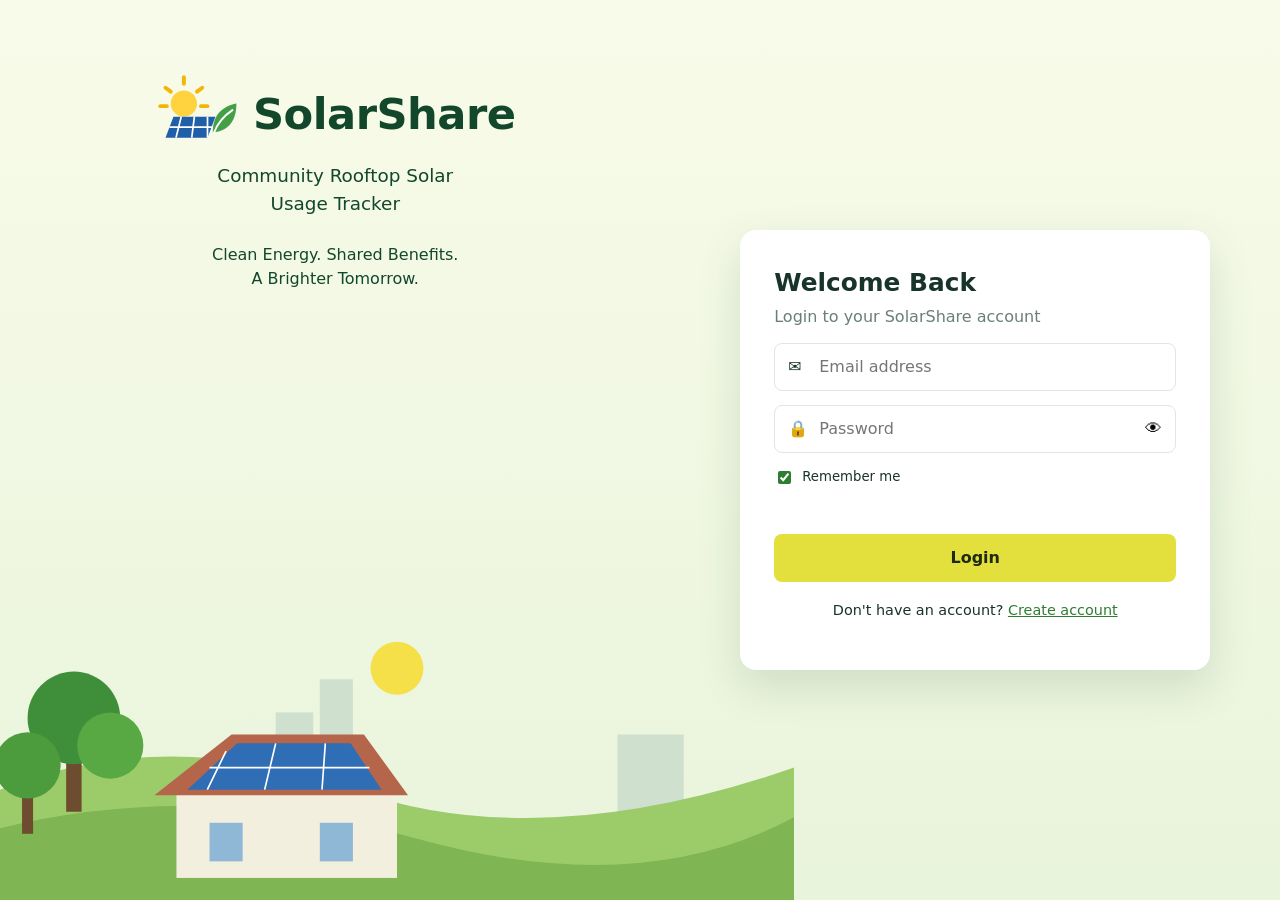
<file: src/main/resources/static/index.html>
<!DOCTYPE html>
<html lang="en"><head><meta charset="UTF-8"><meta name="viewport" content="width=device-width, initial-scale=1">
    <title>SolarShare | Login</title><link rel="icon" href="img/logo.svg"><link rel="stylesheet" href="css/style.css"></head>
<body>
<div class="auth">
    <img class="scene" src="img/scene.svg" alt="">
    <div class="brand">
        <div class="lg"><img src="img/logo.svg" alt="SolarShare logo"><h1>SolarShare</h1></div>
        <p class="sub2">Community Rooftop Solar Usage Tracker</p>
        <p class="tag">Clean Energy. Shared Benefits.<br>A Brighter Tomorrow.</p>
    </div>
    <div class="panel"><div class="box">
        <h2>Welcome Back</h2><p class="lead">Login to your SolarShare account</p>
        <form id="formIn" novalidate>
            <div class="fld"><i>✉️</i><input id="inEmail" type="email" placeholder="Email address" aria-label="Email address" autocomplete="username"></div>
            <div class="fld"><i>🔒</i><input id="inPass" type="password" placeholder="Password" aria-label="Password" autocomplete="current-password"><button type="button" class="eye" aria-label="Show password">👁</button></div>
            <div class="chk"><label><input type="checkbox" id="remember" checked> Remember me</label></div>
            <div class="err" id="errIn" role="alert"></div>
            <button class="btn full" type="submit">Login</button>
        </form>
        <p class="swap">Don't have an account? <a href="signup.html">Create account</a></p>
    </div></div>
</div>
<div id="toast" role="status"></div>
<script src="js/app.js"></script><script src="js/login.js"></script>
</body></html>
</file>
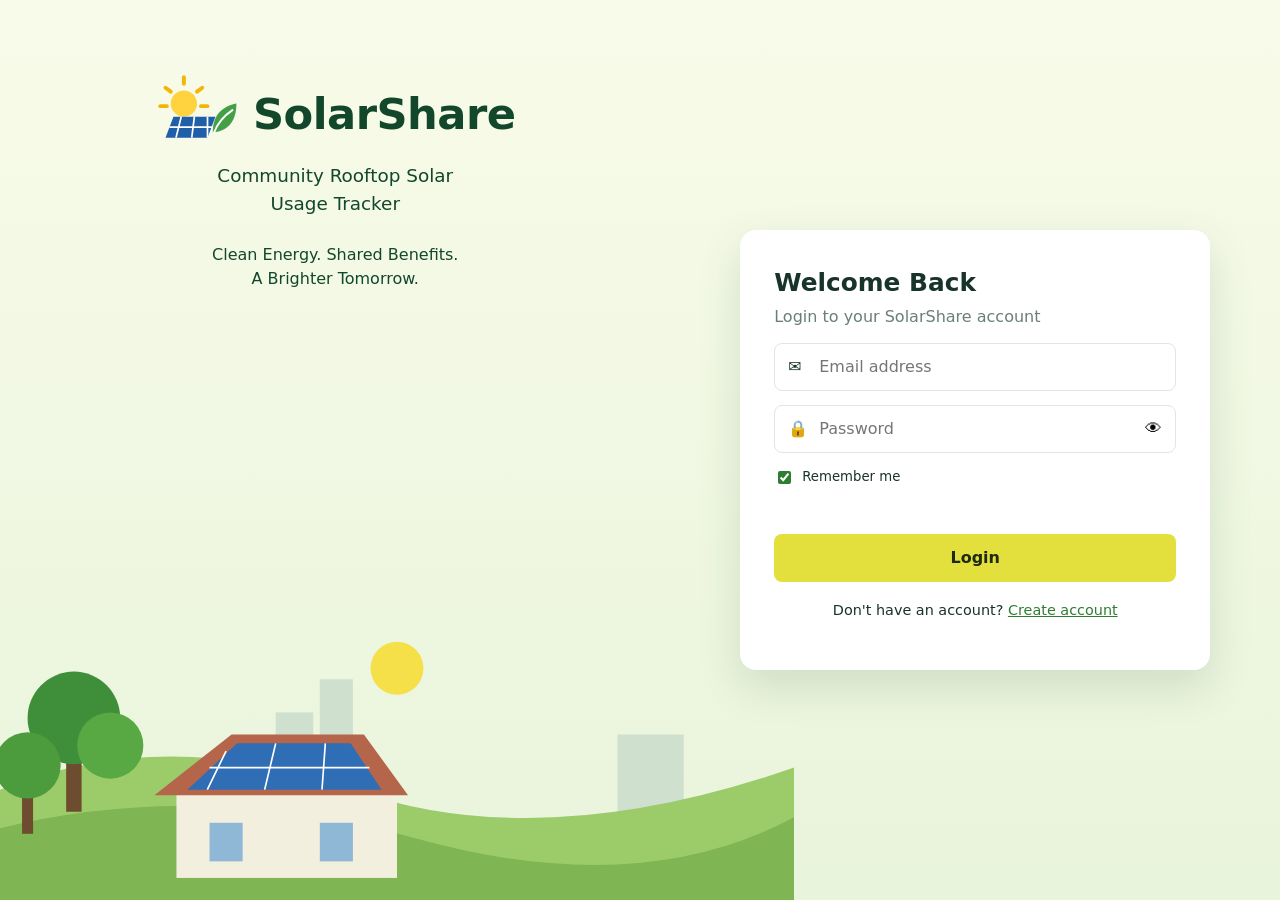
<file: src/main/resources/static/dashboard.html>
<!DOCTYPE html>
<html lang="en"><head><meta charset="UTF-8"><meta name="viewport" content="width=device-width, initial-scale=1">
    <title>SolarShare | Dashboard</title><link rel="icon" href="img/logo.svg"><link rel="stylesheet" href="css/style.css"></head>
<body>
<header class="topbar" id="topbar"></header>
<main>
    <div class="card welcome">
        <div class="lf">🌿</div>
        <div><h2 id="hello">Welcome back!</h2><p>Here's your household's solar usage summary.</p></div>
        <div class="dt" id="today"></div>
    </div>
    <div class="note" id="note" hidden>We couldn't find your household. Add it under <a href="records.html#households">Households</a>, or correct your Household ID in <a href="profile.html">Profile</a>.</div>
    <div class="kpis">
        <div class="card kpi"><div class="ic k1">☀️</div><div><small>Today's Solar Generation</small><b id="kGen">-</b> <em>kWh</em></div></div>
        <div class="card kpi"><div class="ic k2">🏠</div><div><small>Your Allocated Share (today)</small><b id="kShare">-</b> <em>kWh</em><span id="kRatio"></span></div></div>
        <div class="card kpi"><div class="ic k3">⚡</div><div><small>Your Consumption (month)</small><b id="kCons">-</b> <em>kWh</em></div></div>
        <div class="card kpi"><div class="ic k4">🔌</div><div><small>Grid Export (month)</small><b id="kExp">-</b> <em>kWh</em></div></div>
    </div>
    <div class="cols">
        <div class="card"><h3>Daily Solar Generation (kWh)</h3><div id="chart"><p class="empty">No generation logged yet. Add some under Generation.</p></div></div>
        <div class="card"><h3>Household Net Usage (this month)</h3>
            <div class="rows" id="net"><p class="empty">No data yet.</p></div></div>
    </div>
    <div class="card"><h3>Recent Activity</h3>
        <div id="act"><p class="empty">Activity will appear here once you log data.</p></div></div>
</main>
<div id="toast" role="status"></div>
<script src="js/app.js"></script><script src="js/dashboard.js"></script>
</body></html>
</file>
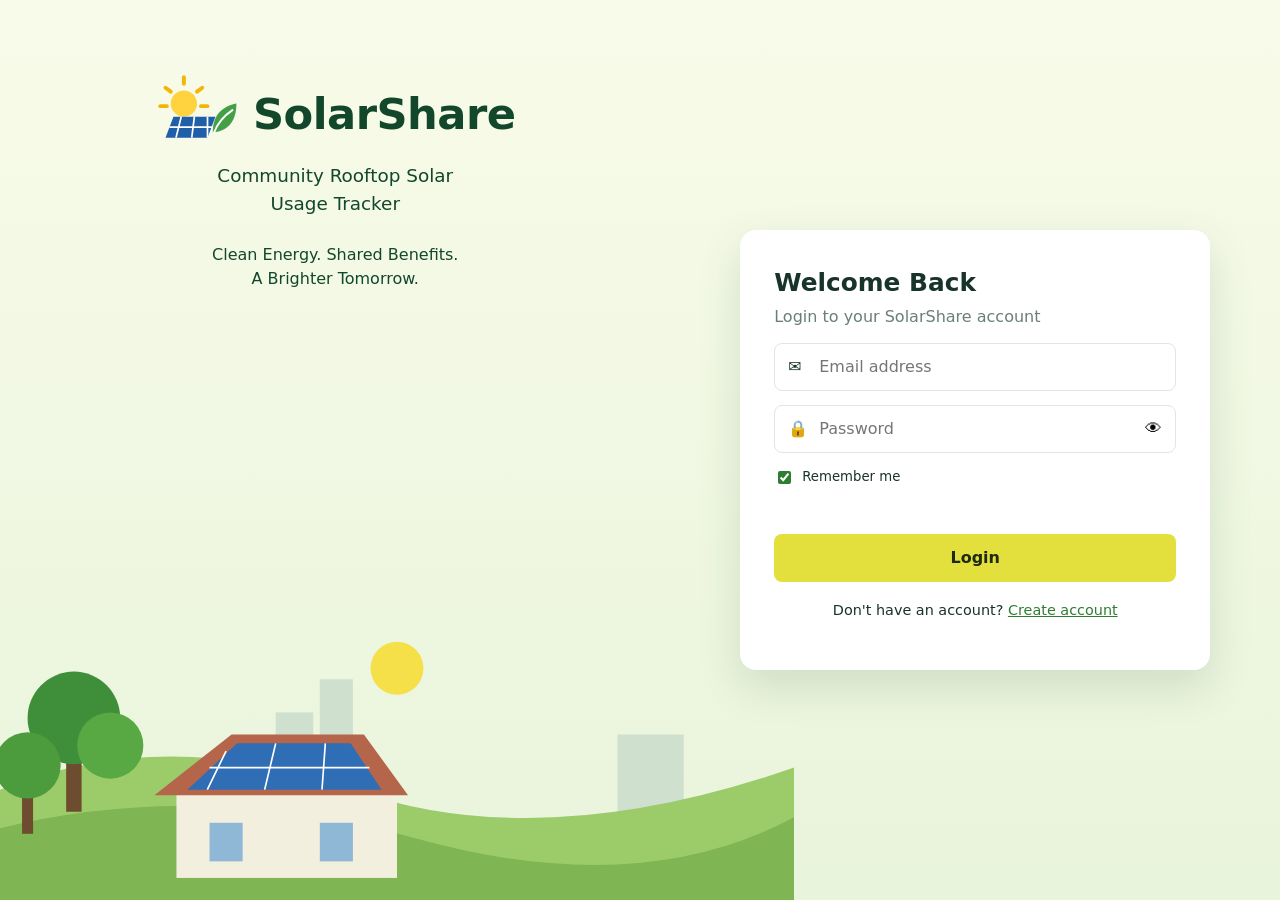
<file: src/main/resources/static/profile.html>
<!DOCTYPE html>
<html lang="en"><head><meta charset="UTF-8"><meta name="viewport" content="width=device-width, initial-scale=1">
    <title>SolarShare | Profile</title><link rel="icon" href="img/logo.svg"><link rel="stylesheet" href="css/style.css"></head>
<body>
<header class="topbar" id="topbar"></header>
<main><div class="pf">
    <aside class="side">
        <button class="on" data-p="pInfo" type="button">👤 Profile</button>
        <button data-p="pPass" type="button">🔒 Change password</button>
    </aside>
    <div>
        <div id="pInfo" class="pane on card">
            <h2 style="margin:0">Profile</h2><p class="hint">Manage your household and account information</p>
            <div class="ph"><div class="av" id="av"></div><div><b id="pName"></b><div class="hint" id="pMeta"></div></div></div>
            <form id="formProfile" novalidate>
                <div class="row2">
                    <div><label for="fName">Full name</label><input id="fName"></div>
                    <div><label for="fEmail">Email address</label><input id="fEmail" readonly></div>
                    <div><label for="fHid">Household ID</label><input id="fHid" inputmode="numeric"></div>
                    <div><label for="fRatio">Allocation ratio</label><input id="fRatio" type="number" step="0.01"></div>
                </div>
                <label for="fAddr">Household address</label><textarea id="fAddr" placeholder="Block 12, Green Valley Apartments"></textarea>
                <div class="err" id="errP" role="alert"></div>
                <button class="btn" type="submit">Save Changes</button>
            </form>
            <div class="band"><span style="font-size:1.8rem">🏠</span><div><b>Your household is part of the SolarShare community.</b><div class="hint" style="margin:0">Together we generate clean energy and build a sustainable future.</div></div></div>
        </div>
        <div id="pPass" class="pane card">
            <h2 style="margin:0">Change password</h2><p class="hint">Use 8+ characters with letters and a number.</p>
            <form id="formPass" novalidate style="max-width:420px">
                <label for="pOld">Current password</label><input id="pOld" type="password" autocomplete="current-password">
                <label for="pNew">New password</label><input id="pNew" type="password" autocomplete="new-password">
                <label for="pNew2">Confirm new password</label><input id="pNew2" type="password" autocomplete="new-password">
                <div class="err" id="errW" role="alert"></div>
                <button class="btn" type="submit">Update Password</button>
            </form>
        </div>
    </div>
</div></main>
<div id="toast" role="status"></div>
<script src="js/app.js"></script><script src="js/profile.js"></script>
</body></html>
</file>
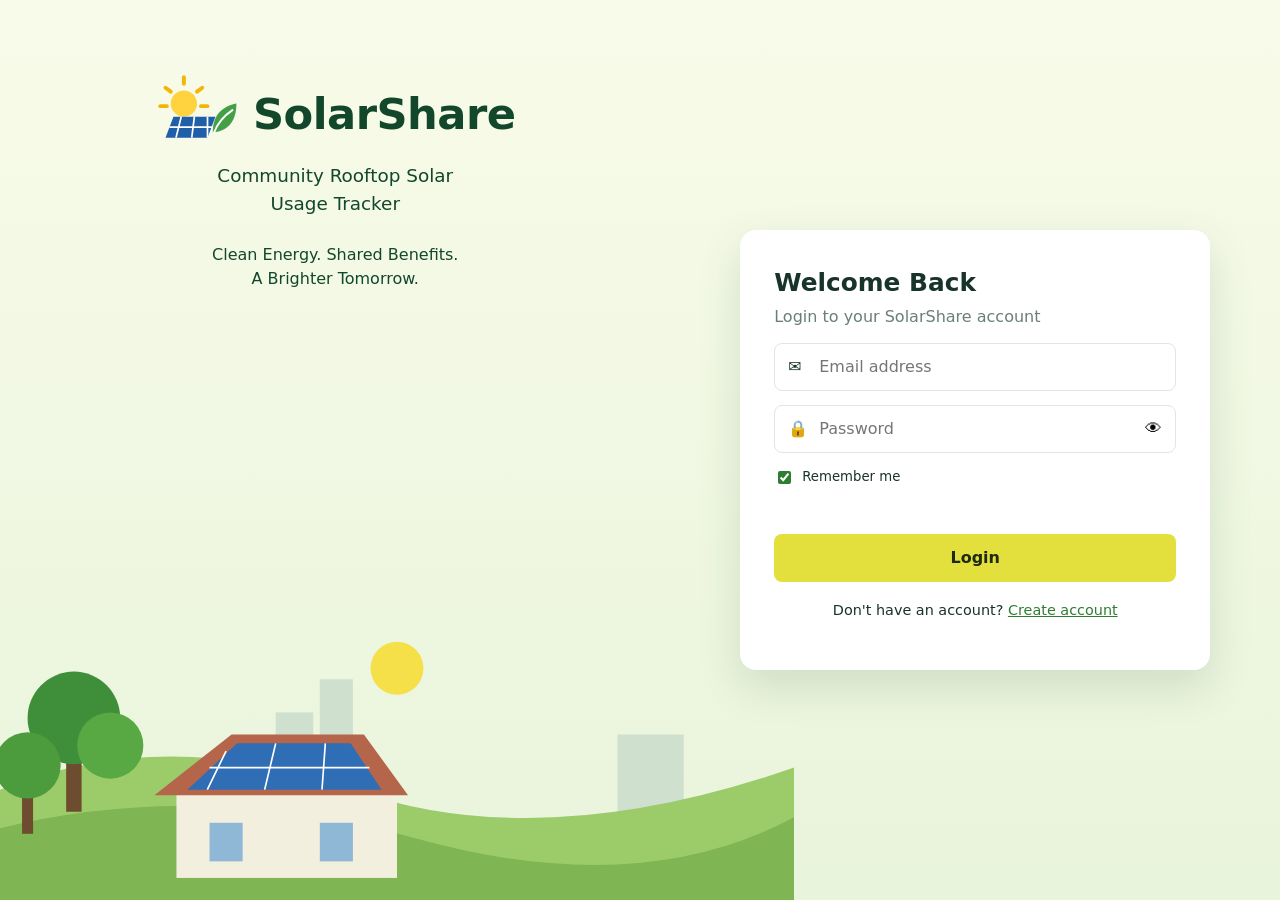
<file: src/main/resources/static/records.html>
<!DOCTYPE html>
<html lang="en"><head><meta charset="UTF-8"><meta name="viewport" content="width=device-width, initial-scale=1">
    <title>SolarShare | Records</title><link rel="icon" href="img/logo.svg"><link rel="stylesheet" href="css/style.css"></head>
<body>
<header class="topbar" id="topbar"></header>
<main>
    <div id="households" class="view on"><div class="grid">
        <div class="card"><h3>Add installation</h3><p class="hint">The shared rooftop solar system.</p>
            <label for="iName">Name</label><input id="iName" placeholder="Block A">
            <label for="iLoc">Location</label><input id="iLoc" placeholder="Chennai">
            <label for="iCap">Capacity (kW)</label><input id="iCap" type="number" step="0.01" placeholder="50">
            <button class="btn" onclick="addInstallation()">Save installation</button>
            <table><thead><tr><th>ID</th><th>Name</th><th>Location</th><th>kW</th></tr></thead><tbody id="instRows"></tbody></table></div>
        <div class="card"><h3>Add household</h3><p class="hint">Ratios of all households must total 1.0 or less.</p>
            <label for="hInst">Installation</label><select id="hInst"></select>
            <label for="hName">Household name</label><input id="hName" placeholder="Flat 101">
            <label for="hOwner">Owner</label><input id="hOwner" placeholder="Ravi">
            <label for="hRatio">Allocation ratio (0 to 1)</label><input id="hRatio" type="number" step="0.01" placeholder="0.4">
            <button class="btn" onclick="addHousehold()">Save household</button>
            <table><thead><tr><th>ID</th><th>Name</th><th>Owner</th><th>Ratio</th></tr></thead><tbody id="houseRows"></tbody></table></div>
    </div></div>
    <div id="generation" class="view"><div class="card" style="max-width:560px"><h3>Log solar generation</h3><p class="hint">One entry per installation per day.</p>
        <label for="gInst">Installation</label><select id="gInst"></select>
        <label for="gDate">Date</label><input id="gDate" type="date">
        <label for="gUnits">Total units generated (kWh)</label><input id="gUnits" type="number" step="0.01" placeholder="100">
        <button class="btn" onclick="addGeneration()">Save generation</button>
        <table><thead><tr><th>Date</th><th>Units</th></tr></thead><tbody id="genRows"></tbody></table></div></div>
    <div id="consumption" class="view"><div class="card" style="max-width:560px"><h3>Log household consumption</h3><p class="hint">Generation for that date must be logged first.</p>
        <label for="cHouse">Household</label><select id="cHouse"></select>
        <label for="cDate">Date</label><input id="cDate" type="date">
        <label for="cUnits">Units consumed (kWh)</label><input id="cUnits" type="number" step="0.01" placeholder="30">
        <button class="btn" onclick="addConsumption()">Save consumption</button>
        <div id="consOut"><p class="empty">Your share and exported units appear here after saving.</p></div></div></div>
</main>
<div id="toast" role="status"></div>
<script src="js/app.js"></script><script src="js/records.js"></script>
</body></html>
</file>
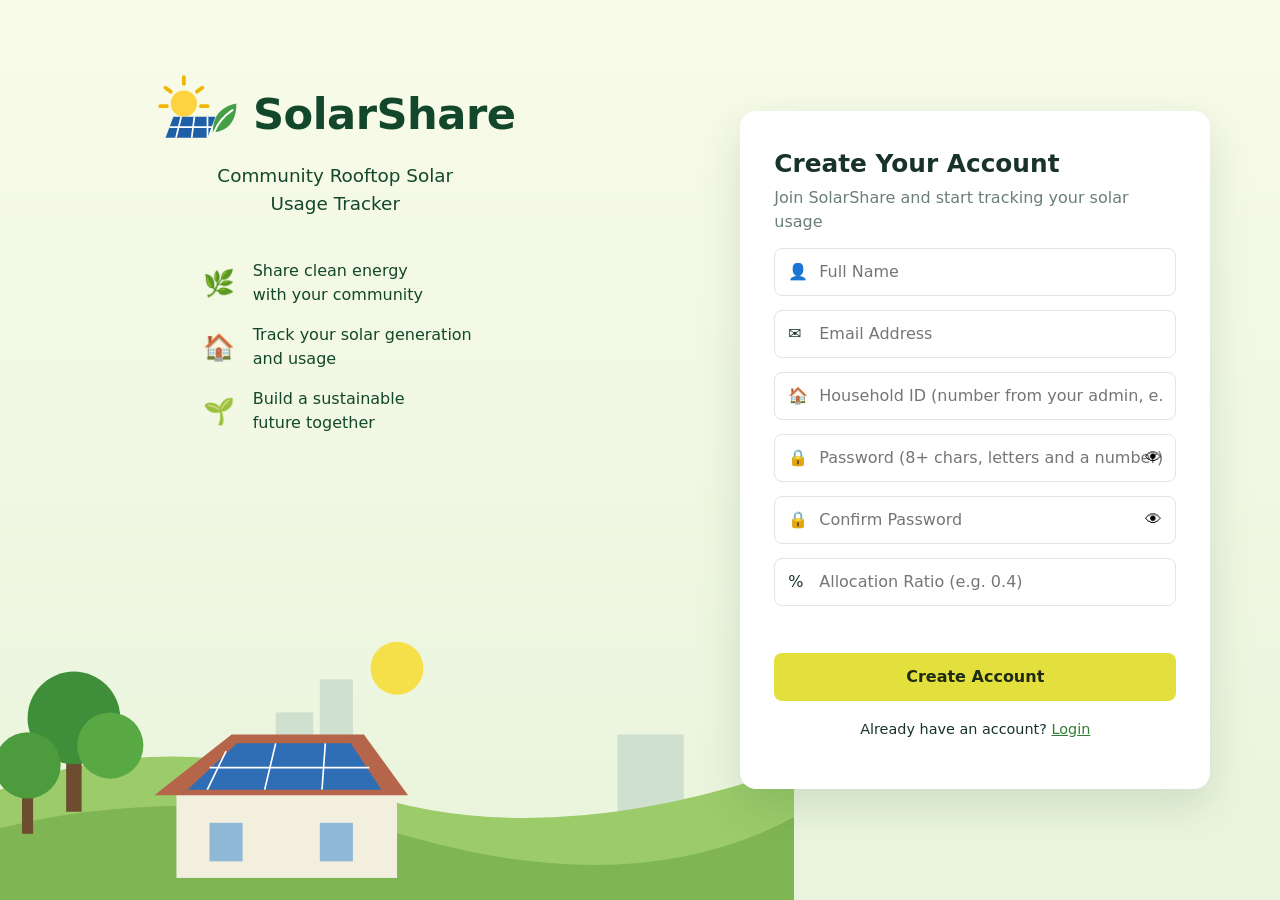
<file: src/main/resources/static/signup.html>
<!DOCTYPE html>
<html lang="en"><head><meta charset="UTF-8"><meta name="viewport" content="width=device-width, initial-scale=1">
    <title>SolarShare | Sign up</title><link rel="icon" href="img/logo.svg"><link rel="stylesheet" href="css/style.css"></head>
<body>
<div class="auth">
    <img class="scene" src="img/scene.svg" alt="">
    <div class="brand">
        <div class="lg"><img src="img/logo.svg" alt="SolarShare logo"><h1>SolarShare</h1></div>
        <p class="sub2">Community Rooftop Solar Usage Tracker</p>
        <ul class="pts">
            <li><i>🌿</i>Share clean energy<br>with your community</li>
            <li><i>🏠</i>Track your solar generation<br>and usage</li>
            <li><i>🌱</i>Build a sustainable<br>future together</li>
        </ul>
    </div>
    <div class="panel"><div class="box">
        <h2>Create Your Account</h2><p class="lead">Join SolarShare and start tracking your solar usage</p>
        <form id="formUp" novalidate>
            <div class="fld"><i>👤</i><input id="upName" placeholder="Full Name" aria-label="Full name" autocomplete="name"></div>
            <div class="fld"><i>✉️</i><input id="upEmail" type="email" placeholder="Email Address" aria-label="Email address" autocomplete="email"></div>
            <div class="fld"><i>🏠</i><input id="upHid" inputmode="numeric" placeholder="Household ID (number from your admin, e.g. 1)" aria-label="Household ID"></div>
            <div class="fld"><i>🔒</i><input id="upPass" type="password" placeholder="Password (8+ chars, letters and a number)" aria-label="Password" autocomplete="new-password"><button type="button" class="eye" aria-label="Show password">👁</button></div>
            <div class="fld"><i>🔒</i><input id="upPass2" type="password" placeholder="Confirm Password" aria-label="Confirm password" autocomplete="new-password"><button type="button" class="eye" aria-label="Show password">👁</button></div>
            <div class="fld"><i>%</i><input id="upRatio" type="number" step="0.01" placeholder="Allocation Ratio (e.g. 0.4)" aria-label="Allocation ratio"></div>
            <div class="err" id="errUp" role="alert"></div>
            <button class="btn full" type="submit">Create Account</button>
        </form>
        <p class="swap">Already have an account? <a href="index.html">Login</a></p>
    </div></div>
</div>
<div id="toast" role="status"></div>
<script src="js/app.js"></script><script src="js/signup.js"></script>
</body></html>
</file>
<file: src/main/resources/static/css/style.css>
:root{--g:#2f7d32;--g2:#43a047;--gd:#12472c;--y:#e3e03d;--yd:#cfcc27;--bg:#f3f8ee;--ink:#17332a;--mute:#6a7f75;--line:#dfe8dc;--card:#fff;--bad:#c0392b;--sh:0 6px 20px rgba(23,80,45,.08)}
*{box-sizing:border-box}
body{margin:0;font-family:"Segoe UI",system-ui,sans-serif;background:var(--bg);color:var(--ink);line-height:1.5}
a{color:var(--g)}
button:focus-visible,input:focus-visible,select:focus-visible,textarea:focus-visible,a:focus-visible{outline:3px solid var(--g2);outline-offset:2px}
.hide,[hidden]{display:none!important}
label{display:block;font-size:.83rem;font-weight:600;color:var(--mute);margin:14px 0 5px}
input,select,textarea{width:100%;padding:11px 12px;border:1.5px solid var(--line);border-radius:8px;font:inherit;background:#fff;color:var(--ink)}
input:focus,select:focus,textarea:focus{border-color:var(--g2);box-shadow:0 0 0 4px rgba(67,160,71,.15)}
input[readonly]{background:#eef3ea;color:var(--mute)}
textarea{resize:vertical;min-height:74px}
.fld{position:relative;margin-top:14px}
.fld i{position:absolute;left:14px;top:50%;transform:translateY(-50%);font-style:normal}
.fld input{padding-left:44px}
.eye{position:absolute;right:8px;top:50%;transform:translateY(-50%);background:none;border:0;cursor:pointer;font-size:1.05rem;padding:6px}
.row2{display:grid;grid-template-columns:1fr 1fr;gap:12px}
.btn{margin-top:18px;background:var(--y);color:#1e2a12;border:0;border-radius:8px;padding:12px 22px;font:inherit;font-weight:700;cursor:pointer;transition:background .15s}
.btn:hover{background:var(--yd)}.btn.full{width:100%}
.err{color:var(--bad);font-size:.88rem;min-height:1.3em;margin-top:10px;font-weight:600}
.chk{display:flex;justify-content:space-between;align-items:center;margin-top:14px;font-size:.88rem}
.chk label{display:flex;gap:8px;align-items:center;margin:0;color:var(--ink);font-weight:500}
.chk input{width:auto;accent-color:var(--g)}
.auth{min-height:100vh;display:grid;grid-template-columns:1.1fr 1fr;background:linear-gradient(180deg,#f8fbe9,#e9f4dc);position:relative;overflow:hidden}
.scene{position:absolute;left:0;bottom:0;width:62%;max-height:52%;pointer-events:none}
.brand{position:relative;z-index:1;padding:8vh 6vw;display:flex;flex-direction:column;align-items:center;text-align:center}
.brand .lg{display:flex;align-items:center;gap:14px}
.brand .lg img{width:84px}
.brand h1{margin:0;font-size:2.7rem;color:var(--gd);letter-spacing:-.5px}
.brand .sub2{margin:6px 0 0;font-size:1.15rem;color:var(--gd);max-width:22ch}
.brand .tag{margin-top:26px;color:var(--gd)}
.pts{list-style:none;padding:0;margin:26px 0 0;text-align:left}
.pts li{display:flex;gap:14px;align-items:center;margin:16px 0;color:var(--gd)}
.pts i{font-style:normal;font-size:1.6rem;width:40px;text-align:center}
.panel{position:relative;z-index:1;display:grid;place-items:center;padding:28px}
.box{width:100%;max-width:470px;background:#fff;border-radius:16px;padding:34px;box-shadow:0 16px 44px rgba(23,80,45,.14)}
.box h2{margin:0;font-size:1.55rem}.lead{color:var(--mute);margin:4px 0 6px}
.swap{text-align:center;margin-top:18px;font-size:.9rem}
.topbar{position:sticky;top:0;z-index:5;background:#fff;border-bottom:1px solid var(--line);padding:10px 28px;display:flex;align-items:center;gap:14px;flex-wrap:wrap}
.logo{display:flex;align-items:center;gap:8px;color:var(--gd);text-decoration:none;font-weight:800;font-size:1.25rem}
.logo img{width:36px}
.topbar nav{display:flex;gap:2px;margin-left:16px;flex-wrap:wrap}
.topbar nav a{color:var(--mute);text-decoration:none;padding:12px 14px;font-weight:600;font-size:.92rem;border-bottom:3px solid transparent}
.topbar nav a:hover{color:var(--g)}
.topbar nav a.on{color:var(--g);border-color:var(--g)}
.me{margin-left:auto;display:flex;align-items:center;gap:10px;font-size:.9rem}
.chip{width:34px;height:34px;border-radius:50%;background:var(--g2);color:#fff;font-weight:800;display:flex;align-items:center;justify-content:center;font-size:.85rem}
.out{background:none;border:0;color:var(--ink);cursor:pointer;font:inherit;font-weight:600}
main{max-width:1080px;margin:22px auto 60px;padding:0 18px}
.card{background:var(--card);border:1px solid var(--line);border-radius:12px;padding:20px;box-shadow:var(--sh)}
.card h3{margin:0 0 4px;font-size:1.05rem}.hint{margin:0 0 6px;color:var(--mute);font-size:.88rem}
.welcome{display:flex;align-items:center;gap:16px;margin-bottom:18px;flex-wrap:wrap}
.welcome .lf{width:46px;height:46px;border-radius:12px;background:#e4f3e0;display:flex;align-items:center;justify-content:center;font-size:1.5rem}
.welcome h2{margin:0;font-size:1.25rem}.welcome p{margin:0;color:var(--mute)}
.welcome .dt{margin-left:auto;border:1px solid var(--line);border-radius:8px;padding:8px 14px;font-weight:600}
.kpis{display:grid;grid-template-columns:repeat(auto-fit,minmax(210px,1fr));gap:16px;margin-bottom:18px}
.kpi{display:flex;gap:14px;align-items:center}
.ic{flex:none;width:46px;height:46px;border-radius:12px;display:flex;align-items:center;justify-content:center;font-size:1.5rem}
.k1{background:#fff6cc}.k2{background:#e4f3e0}.k3{background:#fff0d6}.k4{background:#e0f0f7}
.kpi small{color:var(--mute);display:block;font-size:.82rem}.kpi b{font-size:1.6rem;line-height:1.15}.kpi em{font-size:.9rem;font-style:normal;font-weight:600}
.kpi span{display:block;font-size:.78rem;color:var(--g)}
.cols{display:grid;grid-template-columns:1.25fr 1fr;gap:18px;margin-bottom:18px}
.chart{display:flex;align-items:flex-end;gap:14px;height:180px;margin-top:14px;border-bottom:1px solid var(--line);padding:0 6px}
.chart div{flex:1;display:flex;flex-direction:column;justify-content:flex-end;align-items:center;height:100%}
.chart div i{display:block;width:100%;max-width:34px;background:var(--g2);border-radius:4px 4px 0 0;min-height:3px}
.labels{display:flex;gap:14px;padding:6px 6px 0;font-size:.72rem;color:var(--mute)}.labels span{flex:1;text-align:center}
.rows{margin-top:10px}
.rows div{display:flex;justify-content:space-between;padding:10px 6px;border-bottom:1px solid var(--line);font-size:.92rem}
.rows div.net{background:#eaf6e6;border-radius:8px;font-weight:700;border:0}
table{width:100%;border-collapse:collapse;font-size:.88rem;margin-top:10px}
th{color:var(--mute);font-size:.78rem;background:#f5f9f2}
th,td{text-align:left;padding:9px 10px;border-bottom:1px solid var(--line)}
.pos{color:var(--g);font-weight:700}.neg{color:var(--bad);font-weight:700}
.empty{margin:10px 0 0;padding:22px 14px;text-align:center;color:var(--mute);font-size:.9rem;border:2px dashed var(--line);border-radius:10px;background:#fafcf8}
.note{background:#fff8dc;border:1px solid #ecdc8a;border-radius:10px;padding:12px 16px;margin-bottom:18px}
.view{display:none}.view.on{display:block}
.grid{display:grid;grid-template-columns:repeat(auto-fit,minmax(300px,1fr));gap:18px}
.stats{display:grid;grid-template-columns:repeat(auto-fit,minmax(120px,1fr));gap:12px;margin-top:12px}
.stat{background:#f5f9f2;border:1px solid var(--line);border-radius:10px;padding:12px}.stat b{display:block;font-size:1.3rem}.stat span{font-size:.8rem;color:var(--mute)}
.pf{display:grid;grid-template-columns:230px 1fr;gap:18px}
.side{background:#fff;border:1px solid var(--line);border-radius:12px;padding:16px;box-shadow:var(--sh);align-self:start}
.side button{display:flex;gap:10px;width:100%;text-align:left;background:none;border:0;padding:12px;border-radius:8px;font:inherit;font-weight:600;color:var(--ink);cursor:pointer;margin-top:4px}
.side button.on{background:#e4f3e0;color:var(--g)}
.pane{display:none}.pane.on{display:block}
.ph{display:flex;align-items:center;gap:16px;margin-bottom:6px}
.av{width:72px;height:72px;border-radius:50%;background:#e4f3e0;color:var(--g);font-size:1.6rem;font-weight:800;display:flex;align-items:center;justify-content:center}
.band{margin-top:18px;display:flex;gap:14px;align-items:center;background:#eff7e8;border:1px solid var(--line);border-radius:12px;padding:16px 20px}
#toast{position:fixed;left:50%;bottom:26px;transform:translateX(-50%);padding:12px 20px;border-radius:10px;color:#fff;font-weight:700;display:none;max-width:90%;z-index:9}
#toast.ok{background:var(--g)}#toast.bad{background:var(--bad)}
@media(max-width:860px){.auth{grid-template-columns:1fr}.scene{width:100%;opacity:.5}.cols,.pf{grid-template-columns:1fr}.row2{grid-template-columns:1fr}.topbar nav{margin-left:0}.box{padding:24px}}
</file>
